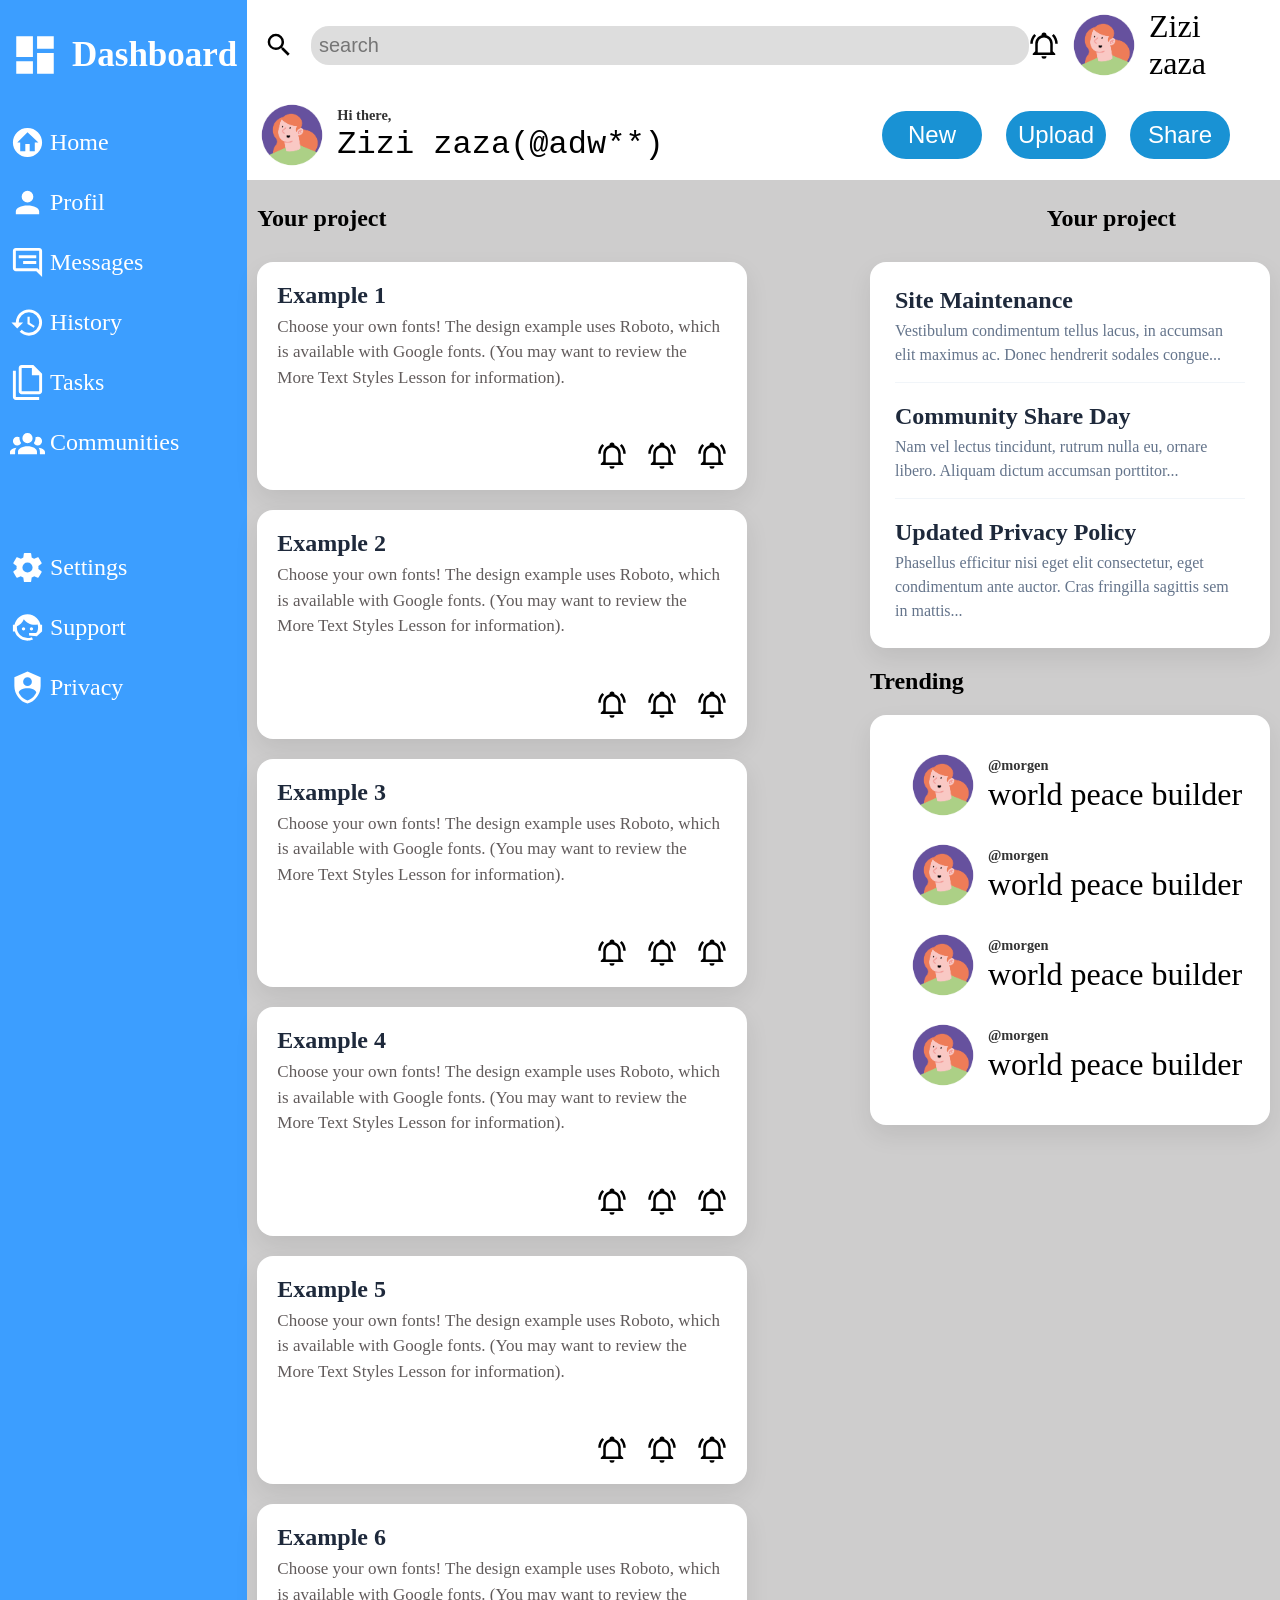
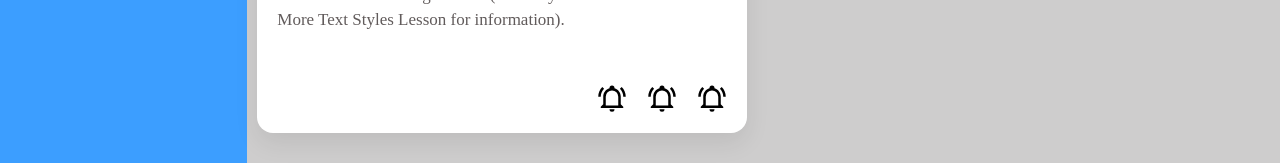
<file: index.html>
<!doctype html>
<html lang="en">
  <head>
    <meta charset="UTF-8" />
    <meta name="viewport" content="width=device-width, initial-scale=1.0" />
    <title>Admin Dashboard</title>
    <link rel="stylesheet" href="style.css" />
    <link rel="stylesheet" href="icons/" />
  </head>
  <body>
    <!-- Main Grid Container Layout -->
    <div class="min-grid-contener">
      <!-- ==========================================================================
         1. Sidebar Component (Navigation and Branding)
         ========================================================================== -->
      <div class="sidebar">
        <!-- Top Navigation Links -->
        <div class="top-links">
          <h2 class="sidebar-brand">
            <img
              src="icons/view-dashboard.svg"
              class="brand-icon"
              alt="Dashboard"
            />
            <span>Dashboard</span>
          </h2>
          <a href="" class="sidebar-link">
            <img src="icons/home-circle.svg" alt="Home" class="user-avatar" />
            <span>Home</span>
          </a>
          <a href="" class="sidebar-link">
            <img src="icons/account.svg" alt="Profile" class="user-avatar" />
            <span>Profil</span>
          </a>
          <a href="" class="sidebar-link">
            <img
              src="icons/message-reply-text-outline.svg"
              alt="Messages"
              class="user-avatar"
            />
            <span>Messages</span>
          </a>
          <a href="" class="sidebar-link">
            <img src="icons/history.svg" alt="History" class="user-avatar" />
            <span>History</span>
          </a>
          <a href="" class="sidebar-link">
            <img
              src="icons/file-multiple-outline.svg"
              alt="Tasks"
              class="user-avatar"
            />
            <span>Tasks</span>
          </a>
          <a href="" class="sidebar-link">
            <img
              src="icons/account-group.svg"
              alt="Messages"
              class="user-avatar"
            />
            <span>Communities</span>
          </a>
        </div>

        <!-- Bottom Navigation Utilities -->
        <div class="bottom-links">
          <a href="" class="sidebar-link">
            <img src="icons/cog.svg" alt="Settings" class="user-avatar" />
            <span>Settings</span>
          </a>
          <a href="" class="sidebar-link">
            <img src="icons/face-agent.svg" alt="Support" class="user-avatar" />
            <span>Support</span>
          </a>
          <a href="" class="sidebar-link">
            <img
              src="icons/shield-account.svg"
              alt="Privacy"
              class="user-avatar"
            />
            <span>Privacy</span>
          </a>
        </div>
      </div>

      <!-- ==========================================================================
         2. Header Component (Search, User Actions & Greeting)
         ========================================================================== -->
      <div class="header">
        <!-- Header Row 1: Search Form and Top Right Profile -->
        <div class="first-row">
          <form action="" method="get" class="search-style">
            <img src="icons/magnify.svg" alt="Support" class="form-avatar" />
            <label for="site-search"></label>
            <input
              type="search"
              class="search-f"
              id="site-search"
              name="q"
              placeholder="search"
            />
          </form>
          <div class="head-info">
            <a href="" class="sidebar-link">
              <img
                src="icons/bell-ring-outline.svg"
                alt="Privacy"
                class="head-avatar"
              />
            </a>
            <img
              id="Profil-pic"
              src="icons/1b31a45f-bf63-48dd-99ca-dba2359aca62.jpg"
              alt="Profil-pic"
            />
            <span class="user-name">Zizi zaza</span>
          </div>
        </div>

        <!-- Header Row 2: User Avatar, Welcome Text & Dashboard Action Buttons -->
        <div class="secnd-row">
          <div class="p">
            <img
              id="Profil-pic"
              src="icons/1b31a45f-bf63-48dd-99ca-dba2359aca62.jpg"
              alt="Profil-pic"
            />
            <div class="user-text-wrapper">
              <span class="welcome-text">Hi there,</span>
              <samp class="user-name">Zizi zaza(@adw**)</samp>
            </div>
          </div>
          <div class="buttonn">
            <button>New</button>
            <button>Upload</button>
            <button>Share</button>
          </div>
        </div>
      </div>

      <!-- ==========================================================================
         3. Main Content Container (Dashboard Body Grid)
         ========================================================================== -->
      <div class="big-boss">
        <!-- Main Component Titles -->
        <div class="tt">
          <h2 class="r">Your project</h2>
          <h2 class="l">Your project</h2>
        </div>

        <!-- Double Column Split: Secondary Panels vs Main Feature Cards -->
        <div class="slid-p-l">
          <!-- Secondary Panels Column (Right Side Layout Group) -->
          <div class="sss">
            <!-- Announcements Component Card -->
            <div class="announcement-card">
              <div class="announcement-item">
                <h3>Site Maintenance</h3>
                <p>
                  Vestibulum condimentum tellus lacus, in accumsan elit maximus
                  ac. Donec hendrerit sodales congue...
                </p>
              </div>
              <div class="announcement-item">
                <h3>Community Share Day</h3>
                <p>
                  Nam vel lectus tincidunt, rutrum nulla eu, ornare libero.
                  Aliquam dictum accumsan porttitor...
                </p>
              </div>
              <div class="announcement-item">
                <h3>Updated Privacy Policy</h3>
                <p>
                  Phasellus efficitur nisi eget elit consectetur, eget
                  condimentum ante auctor. Cras fringilla sagittis sem in
                  mattis...
                </p>
              </div>
            </div>

            <h2>Trending</h2>

            <!-- Trending Active Users Component Card -->
            <div class="user">
              <div class="users">
                <img
                  id="Profil-pic"
                  src="icons/1b31a45f-bf63-48dd-99ca-dba2359aca62.jpg"
                  alt="Profil-pic"
                />
                <div class="user-text-wrapper">
                  <span class="welcome-text">@morgen</span>
                  <span class="user-name">world peace builder</span>
                </div>
              </div>

              <div class="users">
                <img
                  id="Profil-pic"
                  src="icons/1b31a45f-bf63-48dd-99ca-dba2359aca62.jpg"
                  alt="Profil-pic"
                />
                <div class="user-text-wrapper">
                  <span class="welcome-text">@morgen</span>
                  <span class="user-name">world peace builder</span>
                </div>
              </div>

              <div class="users">
                <img
                  id="Profil-pic"
                  src="icons/1b31a45f-bf63-48dd-99ca-dba2359aca62.jpg"
                  alt="Profil-pic"
                />
                <div class="user-text-wrapper">
                  <span class="welcome-text">@morgen</span>
                  <span class="user-name">world peace builder</span>
                </div>
              </div>

              <div class="users">
                <img
                  id="Profil-pic"
                  src="icons/1b31a45f-bf63-48dd-99ca-dba2359aca62.jpg"
                  alt="Profil-pic"
                />
                <div class="user-text-wrapper">
                  <span class="welcome-text">@morgen</span>
                  <span class="user-name">world peace builder</span>
                </div>
              </div>
            </div>
          </div>

          <!-- Main Feature Cards Grid Area (Left Side Layout Group with exactly 6 Project Cards) -->
          <div class="pp">
            <!-- Project Card 1 -->
            <div class="text">
              <h3>Example 1</h3>
              <p>
                Choose your own fonts! The design example uses Roboto, which is
                available with Google fonts. (You may want to review the More
                Text Styles Lesson for information).
              </p>
              <div class="buttons3">
                <a href="" class="sidebar-link"
                  ><img
                    src="icons/bell-ring-outline.svg"
                    alt="Privacy"
                    class="head-avatar"
                /></a>
                <a href="" class="sidebar-link"
                  ><img
                    src="icons/bell-ring-outline.svg"
                    alt="Privacy"
                    class="head-avatar"
                /></a>
                <a href="" class="sidebar-link"
                  ><img
                    src="icons/bell-ring-outline.svg"
                    alt="Privacy"
                    class="head-avatar"
                /></a>
              </div>
            </div>

            <!-- Project Card 2 -->
            <div class="text">
              <h3>Example 2</h3>
              <p>
                Choose your own fonts! The design example uses Roboto, which is
                available with Google fonts. (You may want to review the More
                Text Styles Lesson for information).
              </p>
              <div class="buttons3">
                <a href="" class="sidebar-link"
                  ><img
                    src="icons/bell-ring-outline.svg"
                    alt="Privacy"
                    class="head-avatar"
                /></a>
                <a href="" class="sidebar-link"
                  ><img
                    src="icons/bell-ring-outline.svg"
                    alt="Privacy"
                    class="head-avatar"
                /></a>
                <a href="" class="sidebar-link"
                  ><img
                    src="icons/bell-ring-outline.svg"
                    alt="Privacy"
                    class="head-avatar"
                /></a>
              </div>
            </div>

            <!-- Project Card 3 -->
            <div class="text">
              <h3>Example 3</h3>
              <p>
                Choose your own fonts! The design example uses Roboto, which is
                available with Google fonts. (You may want to review the More
                Text Styles Lesson for information).
              </p>
              <div class="buttons3">
                <a href="" class="sidebar-link"
                  ><img
                    src="icons/bell-ring-outline.svg"
                    alt="Privacy"
                    class="head-avatar"
                /></a>
                <a href="" class="sidebar-link"
                  ><img
                    src="icons/bell-ring-outline.svg"
                    alt="Privacy"
                    class="head-avatar"
                /></a>
                <a href="" class="sidebar-link"
                  ><img
                    src="icons/bell-ring-outline.svg"
                    alt="Privacy"
                    class="head-avatar"
                /></a>
              </div>
            </div>

            <!-- Project Card 4 -->
            <div class="text">
              <h3>Example 4</h3>
              <p>
                Choose your own fonts! The design example uses Roboto, which is
                available with Google fonts. (You may want to review the More
                Text Styles Lesson for information).
              </p>
              <div class="buttons3">
                <a href="" class="sidebar-link"
                  ><img
                    src="icons/bell-ring-outline.svg"
                    alt="Privacy"
                    class="head-avatar"
                /></a>
                <a href="" class="sidebar-link"
                  ><img
                    src="icons/bell-ring-outline.svg"
                    alt="Privacy"
                    class="head-avatar"
                /></a>
                <a href="" class="sidebar-link"
                  ><img
                    src="icons/bell-ring-outline.svg"
                    alt="Privacy"
                    class="head-avatar"
                /></a>
              </div>
            </div>
            <!-- Project Card 5 -->
            <div class="text">
              <h3>Example 5</h3>
              <p>
                Choose your own fonts! The design example uses Roboto, which is
                available with Google fonts. (You may want to review the More
                Text Styles Lesson for information).
              </p>
              <div class="buttons3">
                <a href="" class="sidebar-link"
                  ><img
                    src="icons/bell-ring-outline.svg"
                    alt="Privacy"
                    class="head-avatar"
                /></a>
                <a href="" class="sidebar-link"
                  ><img
                    src="icons/bell-ring-outline.svg"
                    alt="Privacy"
                    class="head-avatar"
                /></a>
                <a href="" class="sidebar-link"
                  ><img
                    src="icons/bell-ring-outline.svg"
                    alt="Privacy"
                    class="head-avatar"
                /></a>
              </div>
            </div>
            <!-- Project Card 6 -->
            <div class="text">
              <h3>Example 6</h3>
              <p>
                Choose your own fonts! The design example uses Roboto, which is
                available with Google fonts. (You may want to review the More
                Text Styles Lesson for information).
              </p>
              <div class="buttons3">
                <a href="" class="sidebar-link"
                  ><img
                    src="icons/bell-ring-outline.svg"
                    alt="Privacy"
                    class="head-avatar"
                /></a>
                <a href="" class="sidebar-link"
                  ><img
                    src="icons/bell-ring-outline.svg"
                    alt="Privacy"
                    class="head-avatar"
                /></a>
                <a href="" class="sidebar-link"
                  ><img
                    src="icons/bell-ring-outline.svg"
                    alt="Privacy"
                    class="head-avatar"
                /></a>
              </div>
            </div>
          </div>
        </div>
      </div>
    </div>
  </body>
</html>
</file>
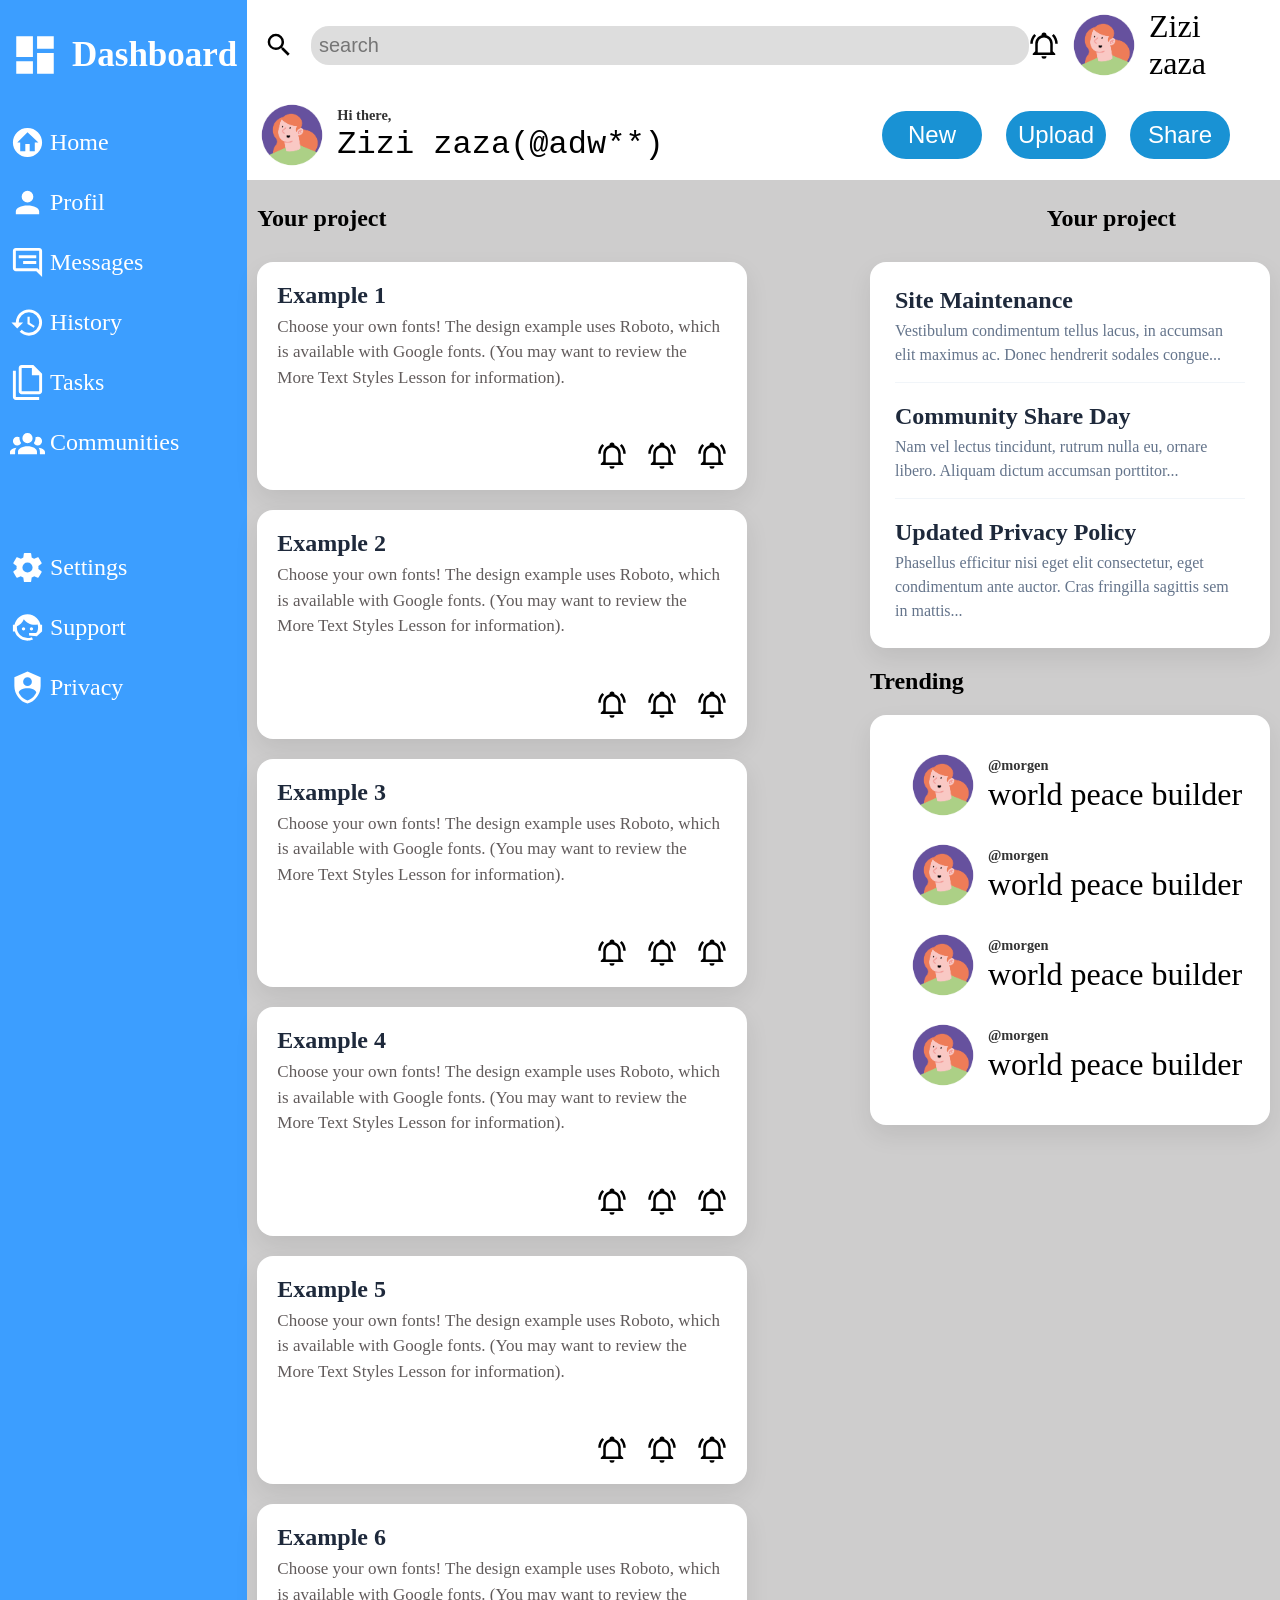
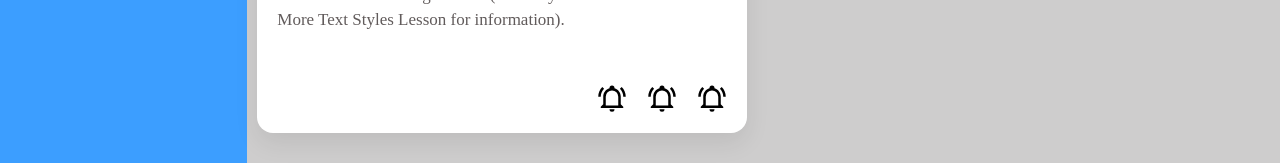
<file: html.html>
<!doctype html>
<html lang="en">
  <head>
    <meta charset="UTF-8" />
    <meta name="viewport" content="width=device-width, initial-scale=1.0" />
    <title>Admin Dashboard</title>
    <link rel="stylesheet" href="style.css" />
    <link rel="stylesheet" href="p.svg/" />
  </head>
  <body>
    <!-- Main Grid Container Layout -->
    <div class="min-grid-contener">
      <!-- ==========================================================================
         1. Sidebar Component (Navigation and Branding)
         ========================================================================== -->
      <div class="sidebar">
        <!-- Top Navigation Links -->
        <div class="top-links">
          <h2 class="sidebar-brand">
            <img
              src="p.svg/view-dashboard.svg"
              class="brand-icon"
              alt="Dashboard"
            />
            <span>Dashboard</span>
          </h2>
          <a href="" class="sidebar-link">
            <img src="p.svg/home-circle.svg" alt="Home" class="user-avatar" />
            <span>Home</span>
          </a>
          <a href="" class="sidebar-link">
            <img src="p.svg/account.svg" alt="Profile" class="user-avatar" />
            <span>Profil</span>
          </a>
          <a href="" class="sidebar-link">
            <img
              src="p.svg/message-reply-text-outline.svg"
              alt="Messages"
              class="user-avatar"
            />
            <span>Messages</span>
          </a>
          <a href="" class="sidebar-link">
            <img src="p.svg/history.svg" alt="History" class="user-avatar" />
            <span>History</span>
          </a>
          <a href="" class="sidebar-link">
            <img
              src="p.svg/file-multiple-outline.svg"
              alt="Tasks"
              class="user-avatar"
            />
            <span>Tasks</span>
          </a>
          <a href="" class="sidebar-link">
            <img
              src="p.svg/account-group.svg"
              alt="Messages"
              class="user-avatar"
            />
            <span>Communities</span>
          </a>
        </div>

        <!-- Bottom Navigation Utilities -->
        <div class="bottom-links">
          <a href="" class="sidebar-link">
            <img src="p.svg/cog.svg" alt="Settings" class="user-avatar" />
            <span>Settings</span>
          </a>
          <a href="" class="sidebar-link">
            <img src="p.svg/face-agent.svg" alt="Support" class="user-avatar" />
            <span>Support</span>
          </a>
          <a href="" class="sidebar-link">
            <img
              src="p.svg/shield-account.svg"
              alt="Privacy"
              class="user-avatar"
            />
            <span>Privacy</span>
          </a>
        </div>
      </div>

      <!-- ==========================================================================
         2. Header Component (Search, User Actions & Greeting)
         ========================================================================== -->
      <div class="header">
        <!-- Header Row 1: Search Form and Top Right Profile -->
        <div class="first-row">
          <form action="" method="get" class="search-style">
            <img src="p.svg/magnify.svg" alt="Support" class="form-avatar" />
            <label for="site-search"></label>
            <input
              type="search"
              class="search-f"
              id="site-search"
              name="q"
              placeholder="search"
            />
          </form>
          <div class="head-info">
            <a href="" class="sidebar-link">
              <img
                src="p.svg/bell-ring-outline.svg"
                alt="Privacy"
                class="head-avatar"
              />
            </a>
            <img
              id="Profil-pic"
              src="p.svg/1b31a45f-bf63-48dd-99ca-dba2359aca62.jpg"
              alt="Profil-pic"
            />
            <span class="user-name">Zizi zaza</span>
          </div>
        </div>

        <!-- Header Row 2: User Avatar, Welcome Text & Dashboard Action Buttons -->
        <div class="secnd-row">
          <div class="p">
            <img
              id="Profil-pic"
              src="p.svg/1b31a45f-bf63-48dd-99ca-dba2359aca62.jpg"
              alt="Profil-pic"
            />
            <div class="user-text-wrapper">
              <span class="welcome-text">Hi there,</span>
              <samp class="user-name">Zizi zaza(@adw**)</samp>
            </div>
          </div>
          <div class="buttonn">
            <button>New</button>
            <button>Upload</button>
            <button>Share</button>
          </div>
        </div>
      </div>

      <!-- ==========================================================================
         3. Main Content Container (Dashboard Body Grid)
         ========================================================================== -->
      <div class="big-boss">
        <!-- Main Component Titles -->
        <div class="tt">
          <h2 class="r">Your project</h2>
          <h2 class="l">Your project</h2>
        </div>

        <!-- Double Column Split: Secondary Panels vs Main Feature Cards -->
        <div class="slid-p-l">
          <!-- Secondary Panels Column (Right Side Layout Group) -->
          <div class="sss">
            <!-- Announcements Component Card -->
            <div class="announcement-card">
              <div class="announcement-item">
                <h3>Site Maintenance</h3>
                <p>
                  Vestibulum condimentum tellus lacus, in accumsan elit maximus
                  ac. Donec hendrerit sodales congue...
                </p>
              </div>
              <div class="announcement-item">
                <h3>Community Share Day</h3>
                <p>
                  Nam vel lectus tincidunt, rutrum nulla eu, ornare libero.
                  Aliquam dictum accumsan porttitor...
                </p>
              </div>
              <div class="announcement-item">
                <h3>Updated Privacy Policy</h3>
                <p>
                  Phasellus efficitur nisi eget elit consectetur, eget
                  condimentum ante auctor. Cras fringilla sagittis sem in
                  mattis...
                </p>
              </div>
            </div>

            <h2>Trending</h2>

            <!-- Trending Active Users Component Card -->
            <div class="user">
              <div class="users">
                <img
                  id="Profil-pic"
                  src="p.svg/1b31a45f-bf63-48dd-99ca-dba2359aca62.jpg"
                  alt="Profil-pic"
                />
                <div class="user-text-wrapper">
                  <span class="welcome-text">@morgen</span>
                  <span class="user-name">world peace builder</span>
                </div>
              </div>

              <div class="users">
                <img
                  id="Profil-pic"
                  src="p.svg/1b31a45f-bf63-48dd-99ca-dba2359aca62.jpg"
                  alt="Profil-pic"
                />
                <div class="user-text-wrapper">
                  <span class="welcome-text">@morgen</span>
                  <span class="user-name">world peace builder</span>
                </div>
              </div>

              <div class="users">
                <img
                  id="Profil-pic"
                  src="p.svg/1b31a45f-bf63-48dd-99ca-dba2359aca62.jpg"
                  alt="Profil-pic"
                />
                <div class="user-text-wrapper">
                  <span class="welcome-text">@morgen</span>
                  <span class="user-name">world peace builder</span>
                </div>
              </div>

              <div class="users">
                <img
                  id="Profil-pic"
                  src="p.svg/1b31a45f-bf63-48dd-99ca-dba2359aca62.jpg"
                  alt="Profil-pic"
                />
                <div class="user-text-wrapper">
                  <span class="welcome-text">@morgen</span>
                  <span class="user-name">world peace builder</span>
                </div>
              </div>
            </div>
          </div>

          <!-- Main Feature Cards Grid Area (Left Side Layout Group with exactly 6 Project Cards) -->
          <div class="pp">
            <!-- Project Card 1 -->
            <div class="text">
              <h3>Example 1</h3>
              <p>
                Choose your own fonts! The design example uses Roboto, which is
                available with Google fonts. (You may want to review the More
                Text Styles Lesson for information).
              </p>
              <div class="buttons3">
                <a href="" class="sidebar-link"
                  ><img
                    src="p.svg/bell-ring-outline.svg"
                    alt="Privacy"
                    class="head-avatar"
                /></a>
                <a href="" class="sidebar-link"
                  ><img
                    src="p.svg/bell-ring-outline.svg"
                    alt="Privacy"
                    class="head-avatar"
                /></a>
                <a href="" class="sidebar-link"
                  ><img
                    src="p.svg/bell-ring-outline.svg"
                    alt="Privacy"
                    class="head-avatar"
                /></a>
              </div>
            </div>

            <!-- Project Card 2 -->
            <div class="text">
              <h3>Example 2</h3>
              <p>
                Choose your own fonts! The design example uses Roboto, which is
                available with Google fonts. (You may want to review the More
                Text Styles Lesson for information).
              </p>
              <div class="buttons3">
                <a href="" class="sidebar-link"
                  ><img
                    src="p.svg/bell-ring-outline.svg"
                    alt="Privacy"
                    class="head-avatar"
                /></a>
                <a href="" class="sidebar-link"
                  ><img
                    src="p.svg/bell-ring-outline.svg"
                    alt="Privacy"
                    class="head-avatar"
                /></a>
                <a href="" class="sidebar-link"
                  ><img
                    src="p.svg/bell-ring-outline.svg"
                    alt="Privacy"
                    class="head-avatar"
                /></a>
              </div>
            </div>

            <!-- Project Card 3 -->
            <div class="text">
              <h3>Example 3</h3>
              <p>
                Choose your own fonts! The design example uses Roboto, which is
                available with Google fonts. (You may want to review the More
                Text Styles Lesson for information).
              </p>
              <div class="buttons3">
                <a href="" class="sidebar-link"
                  ><img
                    src="p.svg/bell-ring-outline.svg"
                    alt="Privacy"
                    class="head-avatar"
                /></a>
                <a href="" class="sidebar-link"
                  ><img
                    src="p.svg/bell-ring-outline.svg"
                    alt="Privacy"
                    class="head-avatar"
                /></a>
                <a href="" class="sidebar-link"
                  ><img
                    src="p.svg/bell-ring-outline.svg"
                    alt="Privacy"
                    class="head-avatar"
                /></a>
              </div>
            </div>

            <!-- Project Card 4 -->
            <div class="text">
              <h3>Example 4</h3>
              <p>
                Choose your own fonts! The design example uses Roboto, which is
                available with Google fonts. (You may want to review the More
                Text Styles Lesson for information).
              </p>
              <div class="buttons3">
                <a href="" class="sidebar-link"
                  ><img
                    src="p.svg/bell-ring-outline.svg"
                    alt="Privacy"
                    class="head-avatar"
                /></a>
                <a href="" class="sidebar-link"
                  ><img
                    src="p.svg/bell-ring-outline.svg"
                    alt="Privacy"
                    class="head-avatar"
                /></a>
                <a href="" class="sidebar-link"
                  ><img
                    src="p.svg/bell-ring-outline.svg"
                    alt="Privacy"
                    class="head-avatar"
                /></a>
              </div>
            </div>
            <!-- Project Card 5 -->
            <div class="text">
              <h3>Example 5</h3>
              <p>
                Choose your own fonts! The design example uses Roboto, which is
                available with Google fonts. (You may want to review the More
                Text Styles Lesson for information).
              </p>
              <div class="buttons3">
                <a href="" class="sidebar-link"
                  ><img
                    src="p.svg/bell-ring-outline.svg"
                    alt="Privacy"
                    class="head-avatar"
                /></a>
                <a href="" class="sidebar-link"
                  ><img
                    src="p.svg/bell-ring-outline.svg"
                    alt="Privacy"
                    class="head-avatar"
                /></a>
                <a href="" class="sidebar-link"
                  ><img
                    src="p.svg/bell-ring-outline.svg"
                    alt="Privacy"
                    class="head-avatar"
                /></a>
              </div>
            </div>
            <!-- Project Card 6 -->
            <div class="text">
              <h3>Example 6</h3>
              <p>
                Choose your own fonts! The design example uses Roboto, which is
                available with Google fonts. (You may want to review the More
                Text Styles Lesson for information).
              </p>
              <div class="buttons3">
                <a href="" class="sidebar-link"
                  ><img
                    src="p.svg/bell-ring-outline.svg"
                    alt="Privacy"
                    class="head-avatar"
                /></a>
                <a href="" class="sidebar-link"
                  ><img
                    src="p.svg/bell-ring-outline.svg"
                    alt="Privacy"
                    class="head-avatar"
                /></a>
                <a href="" class="sidebar-link"
                  ><img
                    src="p.svg/bell-ring-outline.svg"
                    alt="Privacy"
                    class="head-avatar"
                /></a>
              </div>
            </div>
          </div>
        </div>
      </div>
    </div>
  </body>
</html>
</file>
<file: style.css>
/* ==========================================================================
   1. Variables & Global Styles 
   ========================================================================== */
:root {
  --primary-blue: #1992d4;
  --primary-blue-hover: #157bb3;
  --light-blue: #33a8e8;
}

body {
  margin: 0;
  height: auto;
}

/* ==========================================================================
   2. Main Layout Structure 
   ========================================================================== */
.min-grid-contener {
  display: grid;
  grid-template-columns: 1fr 7fr;
  grid-template-rows: auto 1fr;
  height: 100vh;
}

.big-boss {
  background-color: #cecdcd;
}

/* ==========================================================================
   3. Sidebar Section 
   ========================================================================== */
.sidebar {
  background-color: #3c9eff;
  display: flex;
  flex-direction: column;
  grid-row: 1 / 3;
  height: 100%;
  color: #ffffff;
  gap: 70px;
}

.sidebar-brand {
  display: flex;
  justify-content: center;
  align-items: center;
  gap: 12px;
  margin: 20px 0px;
  font-size: 35px;
  font-weight: bold;
  width: 100%;
}

.brand-icon {
  display: inline-block;
  width: 50px;
  height: 50px;
  filter: brightness(0) invert(1);
}

.top-links {
  display: flex;
  flex-direction: column;
  align-items: start;
  gap: 25px;
  padding: 10px;
}

.bottom-links {
  display: flex;
  flex-direction: column;
  align-items: start;
  gap: 25px;
  padding: 10px;
}

.sidebar-link {
  display: flex;
  align-items: center;
  gap: 5px;
  text-decoration: none;
  color: #ffffff;
}

.sidebar-link span {
  font-size: 1.5rem;
}

.user-avatar {
  display: inline-block;
  width: 35px;
  height: 35px;
  filter: brightness(0) invert(1);
}

/* ==========================================================================
   4. Header Section 
   ========================================================================== */
.header {
  display: flex;
  flex-direction: column;
}

.first-row {
  display: flex;
  justify-content: space-between;
  align-items: center;
}

.secnd-row {
  display: flex;
  justify-content: space-between;
  align-items: center;
}

/* 4.1 Search Bar */
.search-style {
  --searchButtonWidth: 75px;
  width: 800px;
  margin: 0;
  overflow: hidden;
  position: relative;
  display: flex;
  justify-content: center;
  align-items: center;
}

.search-f {
  border: 0;
  margin: 0;
  padding: 0.5rem calc(var(--searchButtonWidth) + 0.5rem) 0.5rem 0.5rem;
  border-radius: 18px;
  width: 100%;
  background: #ddd;
  -webkit-appearance: none;
  font-size: 20px;
}

.search-f:focus {
  outline: 0;
  background: rgb(211, 207, 207);
}

.form-avatar {
  display: inline-block;
  width: 70px;
  height: 30px;
}

/* 4.2 User Profile info (داخل الهيدر) */
.head-info {
  display: flex;
  justify-content: space-between;
  align-items: center;
  margin-right: 20px;
}

.head-avatar {
  display: inline-block;
  width: 30px;
  height: 30px;
}

#Profil-pic {
  height: 90px;
  width: 90px;
}

.user-name {
  font-size: 2rem;
}

.welcome-text {
  font-size: 0.9rem;
  font-weight: bold;
  color: #333333;
}

.user-text-wrapper {
  display: flex;
  flex-direction: column;
  justify-content: center;
  align-items: flex-start;
  gap: 2px;
}

/* 4.3 Header Buttons */
.buttonn {
  margin-right: 30px;
}

button {
  background-color: #1992d4;
  color: white;
  border: none;
  border-radius: 999px;
  font-size: 1.5rem;
  margin-right: 20px;
  padding: 10px;
  width: 100px;
}

button:hover {
  background-color: #157bb3;
}

/* ==========================================================================
   5. Main Content Grids 
   ========================================================================== */
.tt {
  display: grid;
  grid-template-columns: 3fr 1fr;
  margin: 10px;
  padding: 0;
  margin-bottom: 0;
  margin-top: 5px;
}

.slid-p-l {
  display: grid;
  grid-template-columns: 3fr 1fr;
  grid-template-rows: auto 1fr;
  height: auto;
  gap: 20px;
}

.pp {
  display: grid;
  grid-template-columns: repeat(auto-fit, minmax(350px, 1fr));
  align-items: start;
  column-gap: 30px;
  grid-row: 1 / 2;
  margin: 0;
}

.sss {
  grid-column: 2/3;
  padding: 0;
  margin: 10px;
}

.p {
  display: flex;
  justify-content: center;
  align-items: center;
}

.l {
  margin-left: 30px;
}

/* ==========================================================================
   6. Cards & Elements
   ========================================================================== */
/* 6.1 Project/Text Cards */
.text {
  display: inline-block;
  background-color: rgb(255, 255, 255);
  border: none solid black;
  border-radius: 16px;
  width: auto;
  min-width: 350px;
  max-width: 450px;
  height: auto;
  margin: 10px;
  padding: 20px;
  border-bottom: none;
  box-shadow: 0 10px 25px rgba(0, 0, 0, 0.08);
}

.text p {
  color: #615b5b;
  font-size: 17px;
}

.buttons3 {
  padding-top: 50px;
  display: flex;
  justify-content: flex-end;
  align-items: center;
  gap: 20px;
}

/* 6.2 Announcement Cards */
.announcement-card {
  background-color: #ffffff;
  width: 350px;
  padding: 25px;
  border-radius: 16px;
  box-shadow: 0 10px 25px rgba(0, 0, 0, 0.08);
}

.announcement-item {
  margin-bottom: 20px;
  padding-bottom: 15px;
  border-bottom: 1px solid #f1f5f9;
}

.announcement-item:last-child {
  margin-bottom: 0;
  padding-bottom: 0;
  border-bottom: none;
}

/* 6.3 User Cards */
.user {
  background-color: #ffffff;
  width: 350px;
  padding: 25px;
  border-radius: 16px;
  box-shadow: 0 10px 25px rgba(0, 0, 0, 0.08);
  gap: 15px;
}

.users {
  display: flex;
  justify-content: center;
  align-items: center;
}

/* 6.4 Typography  */
h3 {
  margin: 0 0 5px 0;
  font-size: 1.5rem;
  color: #1e293b;
  font-weight: bold;
}

p {
  margin: 0;
  font-size: 1rem;
  color: #64748b;
  line-height: 1.5;
}
</file>
